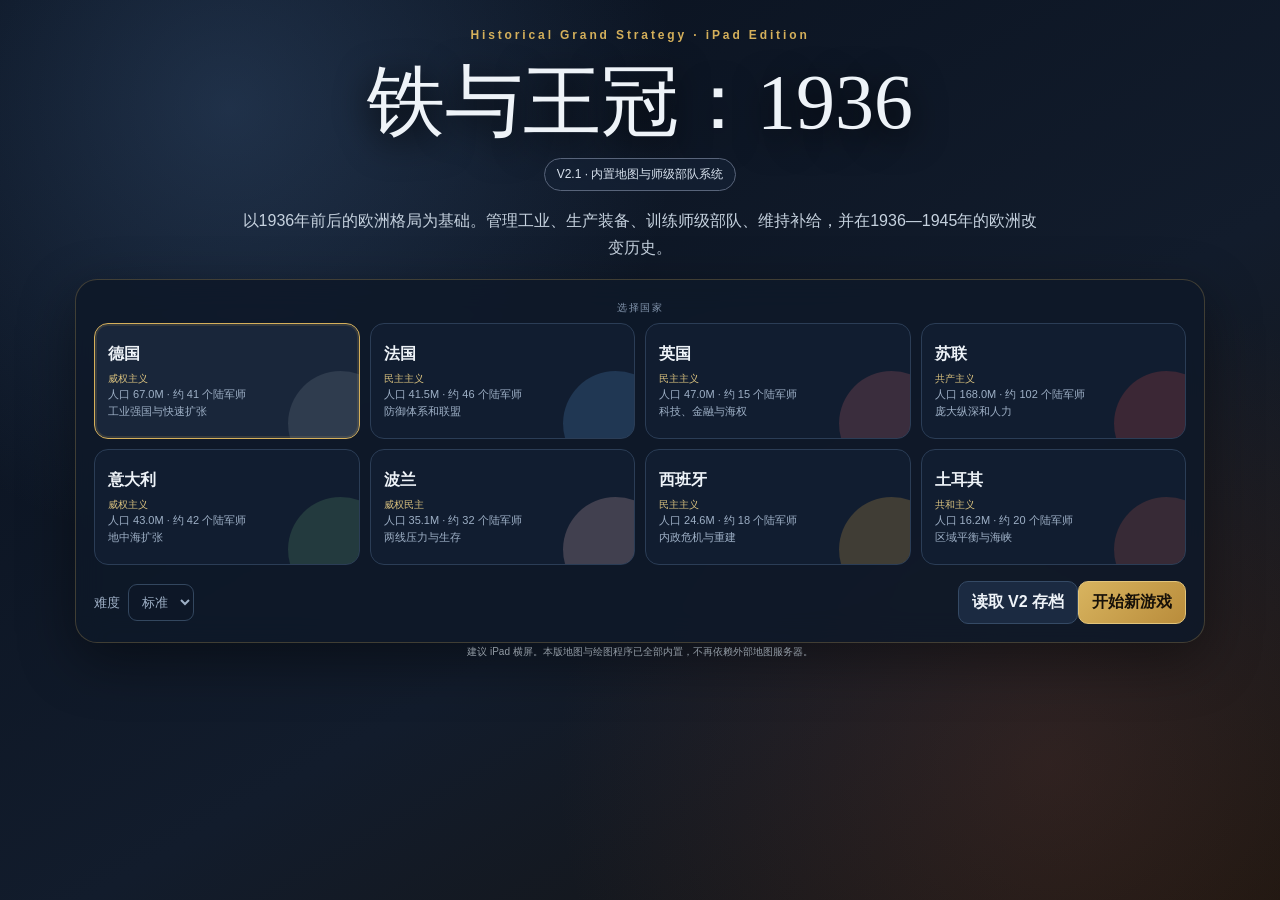
<file: public/iron-crown-1936-v2/index.html>
<!doctype html>
<html lang="zh-CN">
<head>
<meta charset="utf-8">
<meta name="viewport" content="width=device-width,initial-scale=1,maximum-scale=1,user-scalable=no,viewport-fit=cover">
<meta name="apple-mobile-web-app-capable" content="yes">
<meta name="apple-mobile-web-app-status-bar-style" content="black-translucent">
<meta name="theme-color" content="#09111d">
<title>铁与王冠：1936 · 真实地理版</title>
<link rel="stylesheet" href="style-0.css">
<link rel="stylesheet" href="style-1.css">
<link rel="stylesheet" href="style-2.css">
</head>
<body>
<div id="loading" class="screen loading"><div class="loader"><div class="loadbar"><i></i></div><h1>铁与王冠：1936</h1><p>正在载入内置地图与国家数据……</p></div></div>
<section id="start" class="screen start hidden">
  <div class="hero">
    <div class="kicker">Historical Grand Strategy · iPad Edition</div>
    <h1>铁与王冠：1936</h1>
    <div class="v2badge">V2.1 · 内置地图与师级部队系统</div>
    <p>以1936年前后的欧洲格局为基础。管理工业、生产装备、训练师级部队、维持补给，并在1936—1945年的欧洲改变历史。</p>
    <div class="startbox">
      <div class="section-title">选择国家</div>
      <div id="countryGrid" class="country-grid"></div>
      <div class="start-actions">
        <label class="field">难度<select id="difficulty"><option value="easy">新手</option><option value="normal" selected>标准</option><option value="hard">老兵</option></select></label>
        <div class="buttons"><button id="loadBtn" class="btn">读取 V2 存档</button><button id="startBtn" class="btn primary">开始新游戏</button></div>
      </div>
    </div>
    <p class="source-note">建议 iPad 横屏。本版地图与绘图程序已全部内置，不再依赖外部地图服务器。</p>
  </div>
</section>
<section id="game" class="screen game hidden">
  <header class="topbar">
    <div class="brand"><div class="crest">♜</div><div><b>铁与王冠</b><small id="topNation">国家</small></div></div>
    <div class="stats">
      <div class="stat"><small>可用人力</small><b id="sManpower">0K</b></div><div class="stat"><small>民用工厂</small><b id="sCiv">0</b></div><div class="stat"><small>军用工厂</small><b id="sMil">0</b></div><div class="stat"><small>陆军师</small><b id="sDiv">0</b></div><div class="stat"><small>政治点数</small><b id="sPP">0</b></div><div class="stat"><small>燃料</small><b id="sFuel">0K</b></div>
    </div>
    <div class="turn"><div id="date" class="date">1936年1月<small>第 1 回合</small></div><button id="endTurn" class="endturn">推进一个月</button></div>
  </header>
  <main class="workspace">
    <aside class="side left">
      <div class="section-title">国家概览</div><div class="nation"><i id="nationDot" class="nation-dot"></i><div><b id="nationName">国家</b><span id="nationIdeology">政府</span></div></div>
      <div class="meters"><div><div class="meter-head"><span>稳定度</span><b id="stabText">0%</b></div><div class="meter-bar"><i id="stabBar"></i></div></div><div><div class="meter-head"><span>战争支持</span><b id="warText">0%</b></div><div class="meter-bar red"><i id="warBar"></i></div></div></div>
      <div id="overview" class="overview-grid"></div><div class="section-title spaced">法律与科研</div><div id="lawbox" class="lawbox"></div>
      <div class="quick"><button id="saveBtn" class="btn">保存游戏</button><button id="helpBtn" class="btn">玩法说明</button><button id="menuBtn" class="btn danger">返回主菜单</button></div>
    </aside>
    <section class="map-wrap">
      <svg id="map" viewBox="0 0 1200 800" aria-label="1930年代欧洲历史战略地图"><defs></defs><rect class="ocean" width="1200" height="800"></rect><path id="graticule" class="graticule"></path><g id="mapWorld"><g id="countryBase"></g><g id="states"></g><g id="historicBorders"></g><g id="labels"></g><g id="units"></g></g></svg>
      <div class="map-legend">1936欧洲格局 · 不规则战略州</div><div class="zoom-hint">双指缩放 · 单指拖动</div>
    </section>
    <aside id="right" class="side right"><div class="section-title">州与部队</div><div id="inspector"><div class="state-head"><h2>请选择州</h2><p>点击地图上的不规则区域查看详细数据。</p></div></div></aside>
  </main>
  <nav class="bottomnav"><button class="nav active" data-tab="map">战略地图</button><button class="nav" data-tab="production">军工生产</button><button class="nav" data-tab="construction">国家建设</button><button class="nav" data-tab="research">科技研究</button><button class="nav" data-tab="diplomacy">外交战争</button><button class="nav" data-tab="politics">政治法律</button><button class="nav" data-tab="log">历史日志</button></nav>
</section>
<div id="drawer" class="drawer hidden"></div><div id="modalBg" class="modal-bg hidden"><div id="modal" class="modal"></div></div><div id="toast" class="toast hidden"></div>
<script>
(async()=>{
 const files=['src/0.txt','src/1.txt','src/compat-0.txt','src/compat-1.txt'];
 const fail=msg=>{const box=document.querySelector('#loading .loader');if(box)box.innerHTML=`<h1>载入失败</h1><p>${msg}<br>请刷新页面重试。</p>`};
 window.addEventListener('error',e=>fail(e.message||'脚本运行错误'),{once:true});
 try{
  const parts=await Promise.all(files.map(async f=>{const r=await fetch(f,{cache:'no-store'});if(!r.ok)throw new Error(`${f} ${r.status}`);return r.text()}));
  const joined=parts.join('\n').replace('(G.month===12||G.month<=2)?.88:1','(G.month===12||G.month<=2)?0.88:1');
  const s=document.createElement('script');s.textContent=joined;document.body.appendChild(s);
 }catch(e){fail(e.message)}
})();
</script>
</body>
</html>
</file>
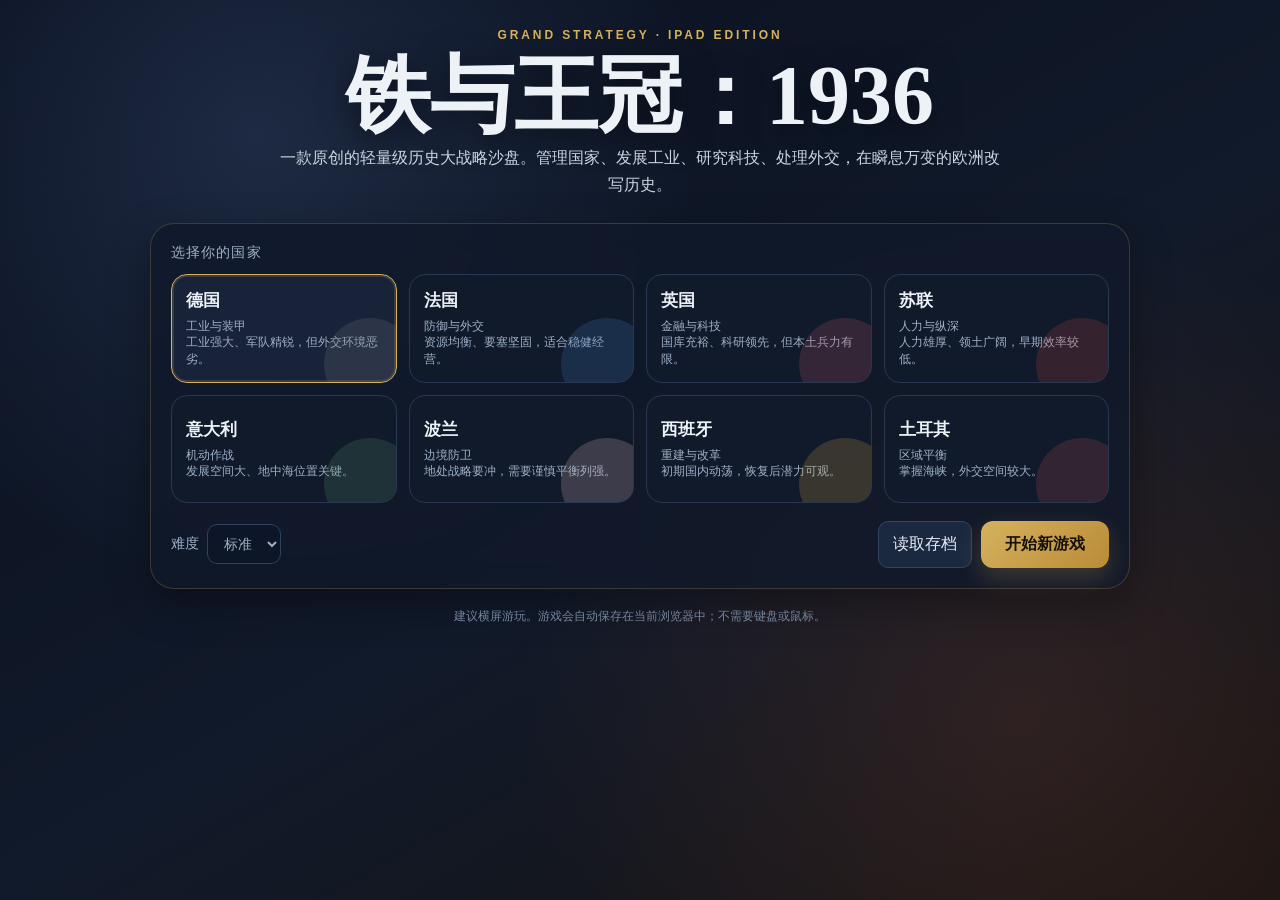
<file: public/iron-crown-1936/index.html>
<!doctype html>
<html lang="zh-CN">
<head>
<meta charset="utf-8">
<meta name="viewport" content="width=device-width,initial-scale=1,maximum-scale=1,user-scalable=no,viewport-fit=cover">
<meta name="apple-mobile-web-app-capable" content="yes">
<meta name="apple-mobile-web-app-status-bar-style" content="black-translucent">
<meta name="theme-color" content="#0b1220">
<title>铁与王冠：1936</title>
<style>
html,body{margin:0;width:100%;height:100%;background:#0b1220;color:#fff;font-family:-apple-system,BlinkMacSystemFont,"PingFang SC",sans-serif}#loading{position:fixed;inset:0;display:grid;place-items:center;text-align:center;padding:24px}b{font-family:Georgia,"Songti SC",serif;font-size:34px}small{display:block;margin-top:12px;color:#9fb0c7;line-height:1.7;font-size:14px}
</style>
</head>
<body>
<div id="loading"><div><b>铁与王冠：1936</b><small>正在载入 iPad 全屏版……<br>建议横屏游玩</small></div></div>
<script>
(async()=>{
  const files=['plain/0.txt','plain/1.txt','plain/2.txt','plain/3.txt','plain/04.txt','plain/05.txt','plain/06.txt','plain/07.txt','plain/08.txt','plain/09.txt','plain/10.txt','plain/11.txt','plain/12.txt','plain/13.txt','plain/14.txt','plain/15.txt'];
  try{
    const parts=await Promise.all(files.map(async f=>{const r=await fetch(f,{cache:'no-store'});if(!r.ok)throw new Error(`${f} (${r.status})`);return r.text()}));
    document.open();document.write(parts.join(''));document.close();
  }catch(e){document.getElementById('loading').innerHTML=`<div><b>载入失败</b><small>请确认网络连接并刷新页面。<br>${e.message}</small></div>`}
})();
</script>
</body>
</html>
</file>
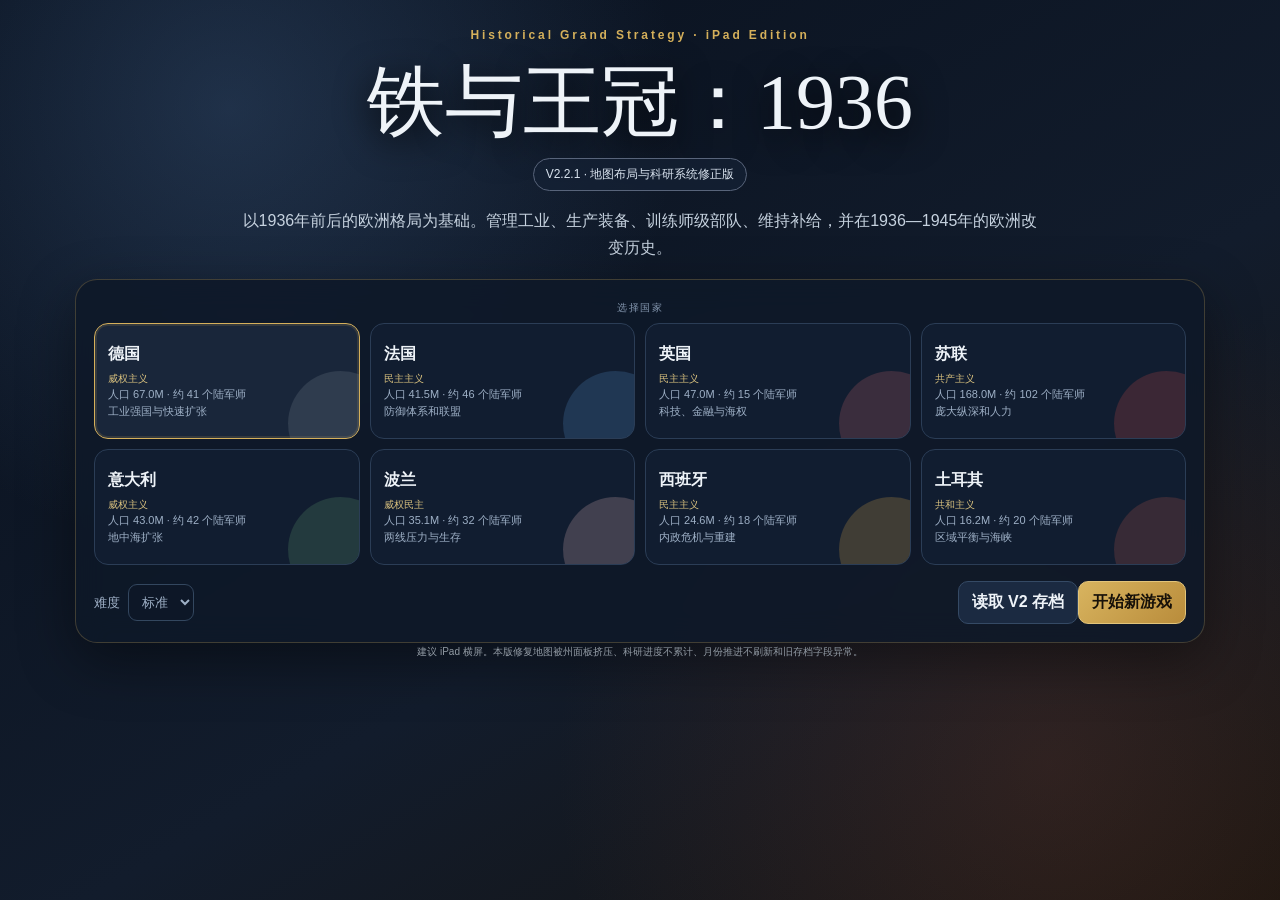
<file: public/iron-crown-1936-v2/v22.html>
<!doctype html>
<html lang="zh-CN">
<head>
<meta charset="utf-8">
<meta name="viewport" content="width=device-width,initial-scale=1,maximum-scale=1,user-scalable=no,viewport-fit=cover">
<meta name="apple-mobile-web-app-capable" content="yes">
<meta name="apple-mobile-web-app-status-bar-style" content="black-translucent">
<meta name="theme-color" content="#09111d">
<title>铁与王冠：1936 · V2.2.1</title>
<link rel="stylesheet" href="style-0.css?v=221">
<link rel="stylesheet" href="style-1.css?v=221">
<link rel="stylesheet" href="style-2.css?v=221">
</head>
<body>
<div id="loading" class="screen loading"><div class="loader"><div class="loadbar"><i></i></div><h1>铁与王冠：1936</h1><p>正在载入 V2.2.1 地图与国家数据……</p></div></div>
<section id="start" class="screen start hidden">
  <div class="hero">
    <div class="kicker">Historical Grand Strategy · iPad Edition</div>
    <h1>铁与王冠：1936</h1>
    <div class="v2badge">V2.2.1 · 地图布局与科研系统修正版</div>
    <p>以1936年前后的欧洲格局为基础。管理工业、生产装备、训练师级部队、维持补给，并在1936—1945年的欧洲改变历史。</p>
    <div class="startbox">
      <div class="section-title">选择国家</div>
      <div id="countryGrid" class="country-grid"></div>
      <div class="start-actions">
        <label class="field">难度<select id="difficulty"><option value="easy">新手</option><option value="normal" selected>标准</option><option value="hard">老兵</option></select></label>
        <div class="buttons"><button id="loadBtn" class="btn">读取 V2 存档</button><button id="startBtn" class="btn primary">开始新游戏</button></div>
      </div>
    </div>
    <p class="source-note">建议 iPad 横屏。本版修复地图被州面板挤压、科研进度不累计、月份推进不刷新和旧存档字段异常。</p>
  </div>
</section>
<section id="game" class="screen game hidden">
  <header class="topbar">
    <div class="brand"><div class="crest">♜</div><div><b>铁与王冠</b><small id="topNation">国家</small></div></div>
    <div class="stats">
      <div class="stat"><small>可用人力</small><b id="sManpower">0K</b></div><div class="stat"><small>民用工厂</small><b id="sCiv">0</b></div><div class="stat"><small>军用工厂</small><b id="sMil">0</b></div><div class="stat"><small>陆军师</small><b id="sDiv">0</b></div><div class="stat"><small>政治点数</small><b id="sPP">0</b></div><div class="stat"><small>燃料</small><b id="sFuel">0K</b></div>
    </div>
    <div class="turn"><div id="date" class="date">1936年1月<small>第 1 回合</small></div><button id="endTurn" class="endturn">推进一个月</button></div>
  </header>
  <main class="workspace">
    <aside class="side left">
      <div class="section-title">国家概览</div><div class="nation"><i id="nationDot" class="nation-dot"></i><div><b id="nationName">国家</b><span id="nationIdeology">政府</span></div></div>
      <div class="meters"><div><div class="meter-head"><span>稳定度</span><b id="stabText">0%</b></div><div class="meter-bar"><i id="stabBar"></i></div></div><div><div class="meter-head"><span>战争支持</span><b id="warText">0%</b></div><div class="meter-bar red"><i id="warBar"></i></div></div></div>
      <div id="overview" class="overview-grid"></div><div class="section-title spaced">法律与科研</div><div id="lawbox" class="lawbox"></div>
      <div class="quick"><button id="saveBtn" class="btn">保存游戏</button><button id="helpBtn" class="btn">玩法说明</button><button id="menuBtn" class="btn danger">返回主菜单</button></div>
    </aside>
    <section class="map-wrap">
      <svg id="map" viewBox="0 0 1200 800" aria-label="1930年代欧洲历史战略地图"><defs></defs><rect class="ocean" width="1200" height="800"></rect><path id="graticule" class="graticule"></path><g id="mapWorld"><g id="countryBase"></g><g id="states"></g><g id="historicBorders"></g><g id="labels"></g><g id="units"></g></g></svg>
      <div class="map-legend">1936欧洲格局 · 不规则战略州</div><div class="zoom-hint">双指缩放 · 单指拖动</div>
    </section>
    <aside id="right" class="side right"><div class="section-title">州与部队</div><div id="inspector"><div class="state-head"><h2>请选择州</h2><p>点击地图上的不规则区域查看详细数据。</p></div></div></aside>
  </main>
  <nav class="bottomnav"><button class="nav active" data-tab="map">战略地图</button><button class="nav" data-tab="production">军工生产</button><button class="nav" data-tab="construction">国家建设</button><button class="nav" data-tab="research">科技研究</button><button class="nav" data-tab="diplomacy">外交战争</button><button class="nav" data-tab="politics">政治法律</button><button class="nav" data-tab="log">历史日志</button></nav>
</section>
<div id="drawer" class="drawer hidden"></div><div id="modalBg" class="modal-bg hidden"><div id="modal" class="modal"></div></div><div id="toast" class="toast hidden"></div>
<script>
(async()=>{
 const files=['src/0.txt','src/1.txt','src/engine-fix.txt','src/compat-0.txt','src/compat-1.txt','src/ui-fix.txt'];
 const fail=msg=>{const box=document.querySelector('#loading .loader');if(box)box.innerHTML=`<h1>载入失败</h1><p>${msg}<br>请刷新页面重试。</p>`};
 window.addEventListener('error',e=>fail(e.message||'脚本运行错误'),{once:true});
 try{
  const parts=await Promise.all(files.map(async f=>{const r=await fetch(`${f}?v=221`,{cache:'no-store'});if(!r.ok)throw new Error(`${f} ${r.status}`);return r.text()}));
  const s=document.createElement('script');s.textContent=parts.join('\n');document.body.appendChild(s);
 }catch(e){fail(e.message)}
})();
</script>
</body>
</html>
</file>
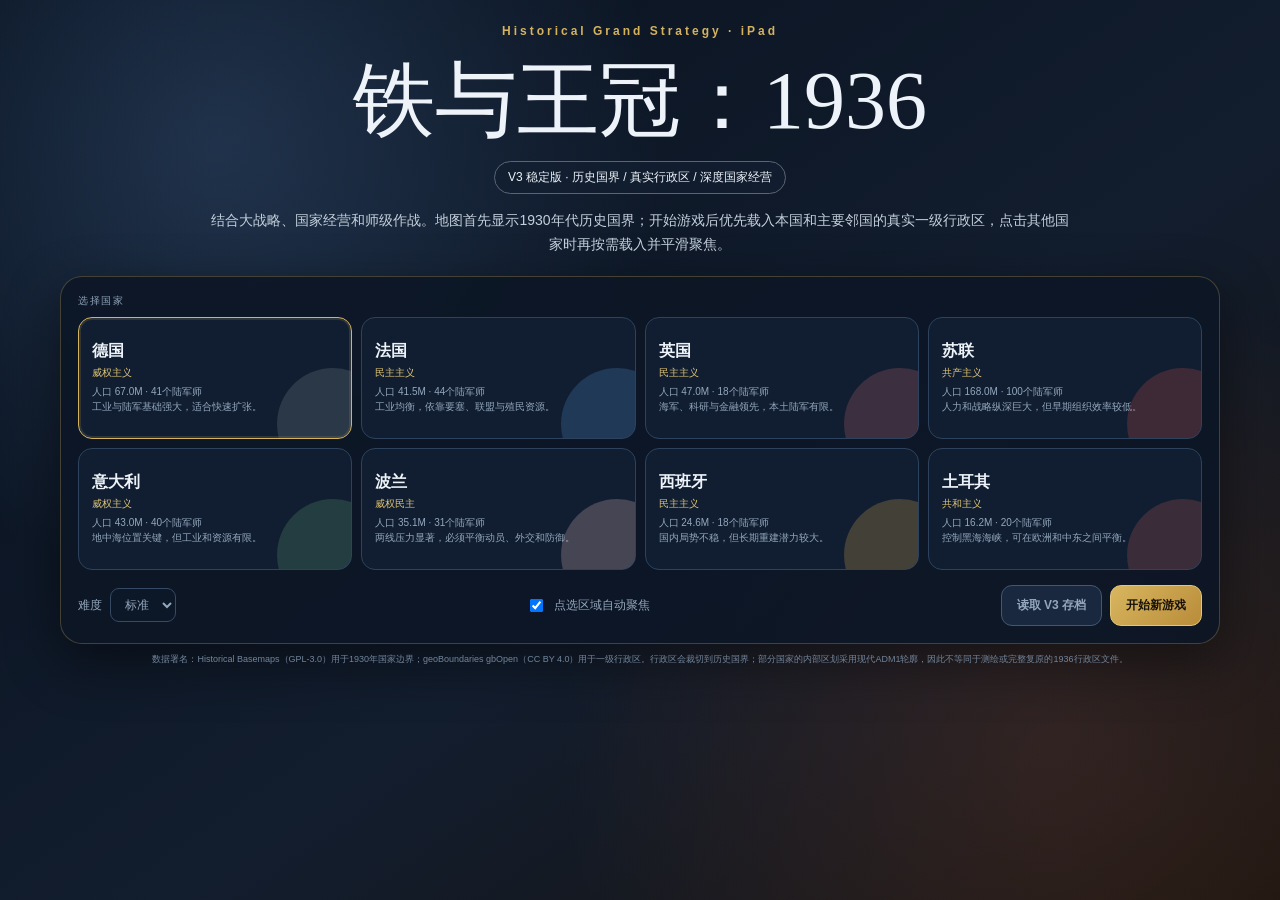
<file: public/iron-crown-1936-v3/game.html>
<!doctype html>
<html lang="zh-CN">
<head>
<meta charset="utf-8">
<meta name="viewport" content="width=device-width,initial-scale=1,maximum-scale=1,user-scalable=no,viewport-fit=cover">
<meta name="apple-mobile-web-app-capable" content="yes">
<meta name="apple-mobile-web-app-status-bar-style" content="black-translucent">
<meta name="theme-color" content="#08111d">
<title>铁与王冠：1936 · V3</title>
<style>
html,body{margin:0;width:100%;height:100%;background:#07101b;color:#edf3f8;font-family:-apple-system,BlinkMacSystemFont,"PingFang SC","Microsoft YaHei",sans-serif}.loading{height:100%;display:grid;place-items:center;text-align:center;padding:24px;box-sizing:border-box}.loading h1{font:42px Georgia,"Songti SC",serif;margin:0 0 12px}.loading p{margin:6px;color:#94a7bc}.bar{width:min(420px,80vw);height:8px;margin:18px auto 0;border:1px solid #405874;border-radius:99px;overflow:hidden}.bar i{display:block;width:45%;height:100%;background:linear-gradient(90deg,#99763b,#e0c36e);animation:move 1.1s infinite alternate}@keyframes move{to{transform:translateX(125%)}}
</style>
</head>
<body>
<div class="loading"><div><h1>铁与王冠：1936</h1><p>正在载入 V3 稳定版……</p><p>历史国界与行政区数据均从同一仓库读取</p><div class="bar"><i></i></div></div></div>
<script>
(async()=>{
 try{
  const response=await fetch('v3-beta3-fixed.html?stable=1',{cache:'no-store'});
  if(!response.ok)throw new Error('主页面返回 '+response.status);
  let html=await response.text();
  html=html.replace('<script src="map-fixed.js?v=3b3f"><\/script>','<script src="map-data-patch.js?v=stable1"><\/script><script src="map.js?v=stable1"><\/script>');
  html=html.replace(/V3 Beta 3 Fixed/g,'V3 稳定版');
  document.open();document.write(html);document.close();
 }catch(error){
  document.body.innerHTML='<div class="loading"><div><h1>载入失败</h1><p>'+String(error.message||error)+'</p><p>请在 Safari 中刷新一次。</p></div></div>';
 }
})();
</script>
</body>
</html>
</file>
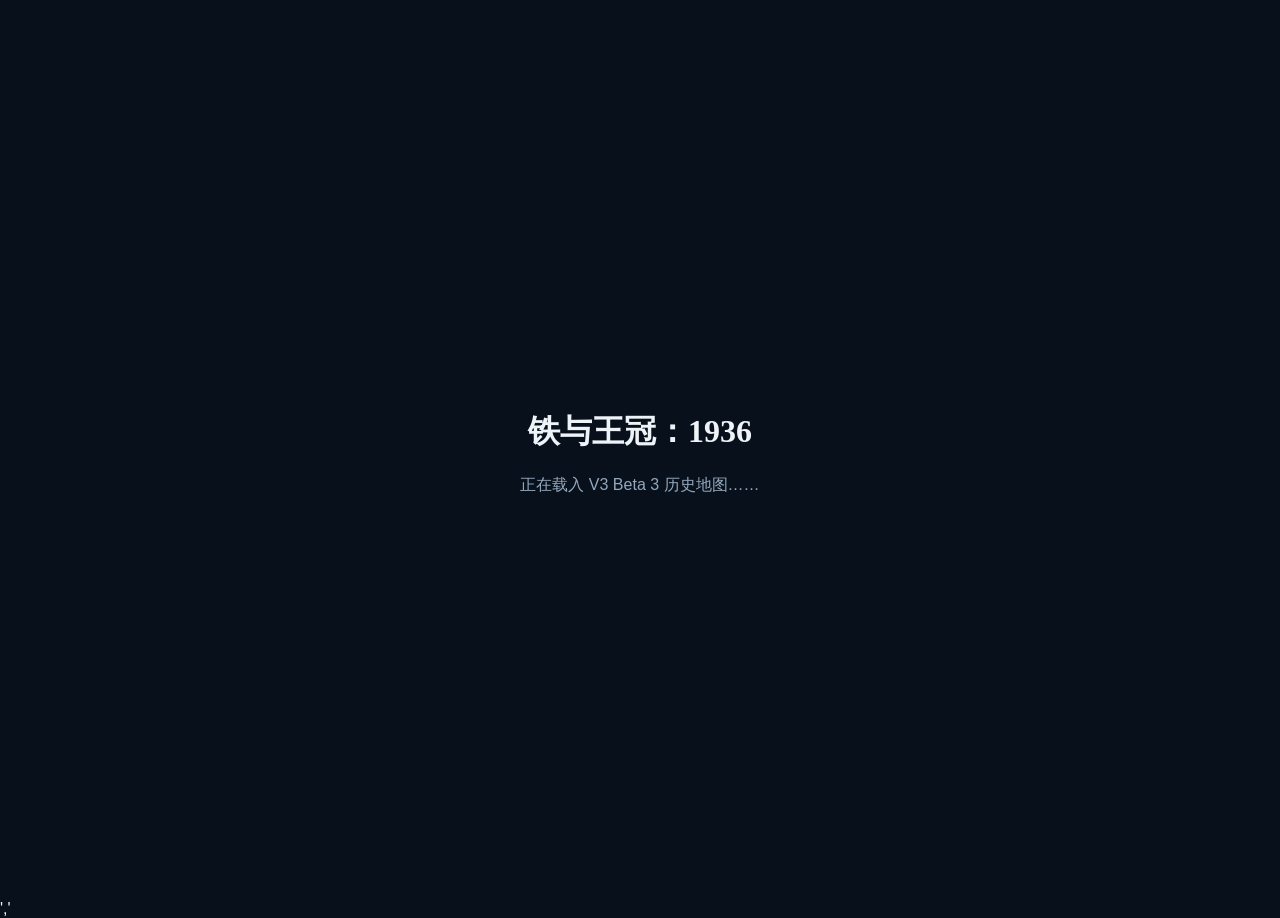
<file: public/iron-crown-1936-v3/play-v3b3.html>
<!doctype html><html lang="zh-CN"><head><meta charset="utf-8"><meta name="viewport" content="width=device-width,initial-scale=1,maximum-scale=1,user-scalable=no,viewport-fit=cover"><title>铁与王冠：1936 · V3 Beta 3</title><style>html,body{margin:0;height:100%;background:#07101b;color:#eef3f8;font-family:-apple-system,BlinkMacSystemFont,"PingFang SC",sans-serif}.loading{height:100%;display:grid;place-items:center;text-align:center}.loading h1{font-family:Georgia,"Songti SC",serif}.loading p{color:#94a7bc}</style></head><body><div class="loading"><div><h1>铁与王冠：1936</h1><p>正在载入 V3 Beta 3 历史地图……</p></div></div><script>(async()=>{try{const r=await fetch('index.html?v=3b3',{cache:'no-store'});if(!r.ok)throw new Error('index '+r.status);let html=await r.text();html=html.replace('<script src="map.js?v=3b3"></script>','<script src="aliases.js?v=3b3"><\/script><script src="map-loader.js?v=3b3"><\/script>');document.open();document.write(html);document.close()}catch(e){document.body.innerHTML='<div class="loading"><div><h1>载入失败</h1><p>'+e.message+'，请刷新页面重试。</p></div></div>'}})();</script></body></html>
</file>
<file: public/iron-crown-1936-v2/style-0.css>
:root{--bg:#08111d;--panel:#101b2c;--panel2:#15243a;--line:#2b3d56;--text:#eef3f8;--muted:#9eb0c6;--gold:#d5b05b;--red:#d2646a;--green:#68b48a;--shadow:0 18px 55px rgba(0,0,0,.42)}
*{box-sizing:border-box;-webkit-tap-highlight-color:transparent}html,body{margin:0;width:100%;height:100%;overflow:hidden;background:var(--bg);color:var(--text);font-family:-apple-system,BlinkMacSystemFont,"Segoe UI","PingFang SC","Microsoft YaHei",sans-serif}button,select,input{font:inherit;color:inherit}button{border:0;touch-action:manipulation}.hidden{display:none!important}.screen{position:fixed;inset:0}
#loading{z-index:999;background:#09131f;display:grid;place-items:center;text-align:center}.loader{width:min(480px,86vw)}.loader h1{font:38px Georgia,"Songti SC",serif;margin:0 0 12px}.loader p{color:var(--muted);line-height:1.7}.loadbar{height:7px;border:1px solid #34475f;border-radius:10px;overflow:hidden}.loadbar i{display:block;width:35%;height:100%;background:var(--gold);animation:load 1.6s ease-in-out infinite}@keyframes load{0%{transform:translateX(-100%)}100%{transform:translateX(330%)}}
#start{overflow:auto;background:radial-gradient(circle at 18% 12%,rgba(76,112,158,.32),transparent 34%),radial-gradient(circle at 82% 85%,rgba(132,70,54,.24),transparent 38%),linear-gradient(150deg,#08101d,#121c2c 58%,#17130e);padding:calc(28px + env(safe-area-inset-top)) 22px calc(28px + env(safe-area-inset-bottom))}.hero{max-width:1130px;margin:auto;text-align:center}.kicker{font-size:12px;letter-spacing:.24em;color:var(--gold);font-weight:800}.hero h1{font:clamp(42px,7vw,78px) Georgia,"Songti SC",serif;margin:8px 0 3px;text-shadow:0 8px 35px #000}.hero>p{max-width:800px;margin:0 auto 18px;color:#c6d2df;line-height:1.7}.v2badge{display:inline-flex;gap:8px;align-items:center;border:1px solid #58647a;background:rgba(21,33,53,.7);border-radius:99px;padding:7px 12px;margin-bottom:16px;color:#d9e3ef;font-size:12px}.startbox{background:rgba(14,24,40,.88);border:1px solid rgba(213,176,91,.25);border-radius:22px;padding:18px;box-shadow:var(--shadow);backdrop-filter:blur(15px)}.country-grid{display:grid;grid-template-columns:repeat(4,1fr);gap:10px}.country-card{position:relative;min-height:116px;text-align:left;padding:13px;border:1px solid #2b3d56;background:#111d30;border-radius:14px;overflow:hidden}.country-card:after{content:"";position:absolute;width:105px;height:105px;border-radius:50%;right:-34px;bottom:-38px;background:var(--c);opacity:.25}.country-card.active{border-color:var(--gold);box-shadow:0 0 0 2px rgba(213,176,91,.15) inset;background:#19263a}.country-card b{font-size:16px}.country-card span{display:block;color:var(--muted);font-size:11px;line-height:1.5;margin-top:5px;position:relative;z-index:1}.country-card em{font-style:normal;color:#d9c17e;font-size:10px}.start-actions{display:flex;justify-content:space-between;gap:12px;align-items:center;margin-top:16px;flex-wrap:wrap}.field{display:flex;align-items:center;gap:8px;color:var(--muted);font-size:13px}select,input[type=number]{background:#0d1727;border:1px solid #33475f;border-radius:9px;padding:9px}.btn{background:#1b2a41;border:1px solid #354a65;border-radius:10px;padding:10px 13px;font-weight:700}.btn.primary{background:linear-gradient(135deg,#d8b45f,#b98c3b);color:#171109;border-color:#e2c47a}.btn.danger{background:#5e2e34;border-color:#8c4850}.btn.good{background:#234f3d;border-color:#3f7d60}.btn:disabled{opacity:.36}.source-note{color:#778aa2;font-size:10px;line-height:1.5;margin:15px 0 0}
#game{display:grid;grid-template-rows:auto 1fr auto;height:100dvh}.topbar{display:grid;grid-template-columns:auto 1fr auto;gap:9px;align-items:center;background:rgba(8,16,28,.97);border-bottom:1px solid #26374e;padding:calc(7px + env(safe-area-inset-top)) 10px 7px;z-index:30}.brand{display:flex;align-items:center;gap:8px;min-width:145px}.crest{width:34px;height:34px;border:1px solid #425673;border-radius:9px;display:grid;place-items:center;color:var(--gold);background:#152238;font-weight:900}.brand b{display:block;font-size:13px}.brand small{display:block;color:var(--muted);font-size:10px}.stats{display:flex;gap:6px;overflow:auto;scrollbar-width:none}.stat{min-width:84px;background:#111d2f;border:1px solid #273950;border-radius:9px;padding:6px 8px;white-space:nowrap}.stat small{display:block;color:#8ea1b9;font-size:9px}.stat b{font-size:12px}.turn{display:flex;align-items:center;gap:7px}.date{text-align:right;font-size:12px;font-weight:800;white-space:nowrap}.date small{display:block;color:var(--muted);font-weight:500;font-size:9px}.endturn{padding:10px 12px;border-radius:10px;background:#315d47;border:1px solid #4c8366;font-weight:800;white-space:nowrap}
.workspace{display:grid;grid-template-columns:224px 1fr 300px;min-height:0}.side{background:rgba(14,24,40,.98);overflow:auto;padding:11px}.left{border-right:1px solid #26374e}.right{border-left:1px solid #26374e}.section-title{font-size:10px;text-transform:uppercase;letter-spacing:.15em;color:#8497af;margin:3px 0 8px}.nation{display:flex;gap:9px;align-items:center;border:1px solid #2c405b;border-radius:12px;padding:10px;background:#142239}.nation-dot{width:31px;height:31px;border-radius:50%;background:var(--c);box-shadow:0 0 0 4px rgba(255,255,255,.06)}.nation b{display:block;font-size:13px}.nation span{font-size:10px;color:var(--muted)}.meters{display:grid;gap:8px;margin:10px 0}.meter-head{display:flex;justify-content:space-between;font-size:10px;color:#bdcad8}.meter-bar{height:6px;background:#08111e;border:1px solid #24354d;border-radius:8px;overflow:hidden}.meter-bar i{display:block;height:100%;background:#668fc7}.meter-bar.red i{background:#c76369}.overview-grid{display:grid;grid-template-columns:1fr 1fr;gap:6px}.mini{background:#111d30;border:1px solid #263950;border-radius:9px;padding:7px}.mini small{display:block;color:#879ab2;font-size:9px}.mini b{font-size:12px}.lawbox{margin-top:9px;background:#121f33;border:1px solid #2b405a;border-radius:10px;padding:9px;font-size:10px;line-height:1.55;color:#b7c5d5}.quick{display:grid;gap:6px;margin-top:10px}.quick .btn{font-size:11px;padding:8px}
</file>
<file: public/iron-crown-1936-v2/style-1.css>
.map-wrap{position:relative;min-width:0;min-height:0;overflow:hidden;background:radial-gradient(circle at 50% 44%,#26455d 0,#10263a 53%,#07141f 100%)}#map{width:100%;height:100%;display:block;touch-action:none}.ocean{fill:#0d2a40}.graticule{fill:none;stroke:#8eb2c8;stroke-opacity:.06;stroke-width:.7}.country-base{fill:#25394d;stroke:#8fa3b7;stroke-opacity:.35;stroke-width:.7}.state{stroke:#0a1420;stroke-width:1.15;vector-effect:non-scaling-stroke;cursor:pointer;transition:filter .12s,opacity .12s}.state:hover{filter:brightness(1.14)}.state.selected{stroke:#f1d27f;stroke-width:3}.state.target-friendly{stroke:#75d09d;stroke-width:3;stroke-dasharray:5 3}.state.target-hostile{stroke:#ee747b;stroke-width:3;stroke-dasharray:5 3}.historic-border{fill:none;stroke:#d4dce4;stroke-opacity:.72;stroke-width:2.2;vector-effect:non-scaling-stroke;pointer-events:none}.state-label{font-size:9px;fill:#f1f5f9;text-anchor:middle;font-weight:700;paint-order:stroke;stroke:#07101b;stroke-width:2.8px;stroke-linejoin:round;pointer-events:none}.unit-counter{pointer-events:none}.unit-counter rect{fill:#111d2c;stroke:#e6d18b;stroke-width:1}.unit-counter text{fill:#fff;font-size:8px;text-anchor:middle;font-weight:900}.capital{fill:#f4d171;stroke:#111;stroke-width:.8;pointer-events:none}.map-legend{position:absolute;left:9px;bottom:9px;background:rgba(7,14,24,.84);border:1px solid #31465f;border-radius:9px;padding:7px 9px;color:#9fb0c5;font-size:9px;backdrop-filter:blur(8px)}.zoom-hint{position:absolute;right:9px;bottom:9px;background:rgba(7,14,24,.82);border:1px solid #31465f;border-radius:9px;padding:7px 9px;color:#9fb0c5;font-size:9px}
.state-head{background:#142239;border:1px solid #2d425e;border-radius:13px;padding:11px}.state-head h2{margin:0;font:20px Georgia,"Songti SC",serif}.state-head p{font-size:10px;color:var(--muted);margin:4px 0 0}.state-stats{display:grid;grid-template-columns:repeat(3,1fr);gap:6px;margin-top:9px}.state-stats div{background:#0d1828;border:1px solid #24374e;border-radius:8px;padding:6px}.state-stats small{display:block;color:#8397ae;font-size:8px}.state-stats b{font-size:11px}.supply.good{color:#85d5a8}.supply.warn{color:#e0bb6c}.supply.bad{color:#ed7c83}.build-progress{height:6px;border-radius:6px;background:#08111d;overflow:hidden;margin-top:5px}.build-progress i{display:block;height:100%;background:var(--gold)}.division-list{display:grid;gap:5px;margin-top:7px}.division{border:1px solid #2a3d56;background:#111e31;border-radius:9px;padding:7px}.division-top{display:flex;justify-content:space-between;font-size:10px}.division-bars{display:grid;grid-template-columns:1fr 1fr;gap:5px;margin-top:5px}.tinybar{height:4px;background:#07111c;border-radius:5px;overflow:hidden}.tinybar i{height:100%;display:block;background:#66b989}.tinybar.org i{background:#6c96d0}.actions{display:grid;grid-template-columns:1fr 1fr;gap:6px;margin-top:9px}.action{border:1px solid #334a65;background:#1a2940;border-radius:9px;padding:8px 5px;font-size:10px}.action strong{display:block}.action small{display:block;color:#94a7bd;font-size:8px;margin-top:2px}.order-box{margin-top:8px;padding:8px;border:1px solid #665130;background:#342a1a;border-radius:9px;color:#e9d3a2;font-size:9px;line-height:1.5}.order-count{display:flex;align-items:center;gap:6px;margin-top:7px}.order-count input{width:65px;padding:6px}.neighbors{display:flex;gap:4px;flex-wrap:wrap;margin-top:7px}.neighbor{font-size:8px;padding:5px 6px;background:#17263b;border:1px solid #30465f;border-radius:7px}
.bottomnav{display:grid;grid-template-columns:repeat(7,1fr);gap:5px;padding:7px 7px calc(7px + env(safe-area-inset-bottom));background:#08111d;border-top:1px solid #26374e;z-index:40}.nav{background:#111e30;border:1px solid #263950;border-radius:9px;padding:8px 3px;color:#a3b2c5;font-size:9px}.nav.active{color:#f0d181;border-color:#b28d41;background:#1d2734}
.drawer{position:fixed;left:9%;right:9%;bottom:calc(60px + env(safe-area-inset-bottom));max-height:76vh;overflow:auto;background:#101c2e;border:1px solid #38506c;border-radius:17px;box-shadow:var(--shadow);padding:14px;z-index:70}.drawer-head{display:flex;justify-content:space-between;align-items:center;margin-bottom:10px}.drawer-head h3{margin:0;font-size:17px}.close{width:32px;height:32px;background:#203049;border:1px solid #405672;border-radius:9px}.cards{display:grid;grid-template-columns:repeat(3,1fr);gap:8px}.card{background:#142239;border:1px solid #2b405b;border-radius:11px;padding:10px}.card h4{margin:0 0 5px;font-size:12px}.card p{color:var(--muted);font-size:9px;line-height:1.5;margin:0 0 7px}.row{display:flex;justify-content:space-between;gap:8px;font-size:9px;padding:3px 0}.production-row{display:grid;grid-template-columns:1.2fr 1fr auto;gap:8px;align-items:center;border-bottom:1px solid #263950;padding:9px 0}.prod-name b{font-size:11px}.prod-name small{display:block;color:var(--muted);font-size:8px}.allocator{display:flex;align-items:center;gap:5px}.allocator button{width:28px;height:28px;background:#203149;border:1px solid #3a506a;border-radius:8px}.allocator b{min-width:25px;text-align:center}.stock{font-size:10px;text-align:right}.queue-row,.diplo-row,.log-row{border-bottom:1px solid #263950;padding:8px 0}.diplo-row{display:grid;grid-template-columns:32px 1fr auto;gap:8px;align-items:center}.diplo-dot{width:28px;height:28px;border-radius:50%}.diplo-name{font-size:11px;font-weight:800}.diplo-meta{font-size:8px;color:var(--muted)}.diplo-actions{display:flex;gap:4px;flex-wrap:wrap;justify-content:flex-end}.tiny{font-size:8px;padding:6px 7px;border-radius:7px}.log-row{font-size:10px;line-height:1.5}.log-row time{color:#d8ba6f;font-weight:800;margin-right:7px}.log-row.good{color:#89d1a8}.log-row.bad{color:#ed9298}.decision{display:grid;grid-template-columns:1fr auto;gap:9px;align-items:center;padding:9px;border:1px solid #2c415b;border-radius:10px;background:#142238;margin-bottom:7px}.decision b{font-size:11px}.decision span{display:block;font-size:8px;color:var(--muted);margin-top:3px}
.modal-bg{position:fixed;inset:0;background:rgba(0,0,0,.7);display:grid;place-items:center;padding:18px;z-index:100;backdrop-filter:blur(5px)}.modal{width:min(580px,96vw);max-height:88vh;overflow:auto;background:#121f32;border:1px solid #4a607b;border-radius:18px;padding:18px;box-shadow:0 25px 80px rgba(0,0,0,.6)}.modal h2{font:26px Georgia,"Songti SC",serif;margin:0 0 7px}.modal p{color:#b9c6d5;font-size:12px;line-height:1.65}.choices{display:grid;gap:7px;margin-top:12px}.choice{background:#1a2a42;border:1px solid #38506c;border-radius:10px;text-align:left;padding:10px}.choice b{display:block;font-size:11px}.choice span{display:block;color:#9eb0c6;font-size:9px;margin-top:3px}.toast{position:fixed;top:76px;left:50%;transform:translateX(-50%);z-index:150;background:#1a2b42;border:1px solid #48627d;border-radius:10px;padding:9px 12px;box-shadow:var(--shadow);font-size:10px}.toast.good{background:#18372a;border-color:#478264}.toast.bad{background:#402329;border-color:#96505a}
@media(max-width:1100px){.workspace{grid-template-columns:0 1fr 284px}.left{display:none}.brand{min-width:40px}.brand div:last-child{display:none}.country-grid{grid-template-columns:repeat(2,1fr)}}
</file>
<file: public/iron-crown-1936-v2/style-2.css>
/* V2.2 responsive layout: keep the strategic map visible on every iPad width. */
@media(max-width:1100px) and (min-width:761px){
  .workspace{grid-template-columns:minmax(0,1fr) 300px;grid-template-rows:minmax(0,1fr)}
  .left{display:none}
  .map-wrap{grid-column:1;grid-row:1;min-width:0;min-height:0}
  .right{grid-column:2;grid-row:1;min-width:0}
  .brand{min-width:40px}
  .brand div:last-child{display:none}
  .country-grid{grid-template-columns:repeat(2,1fr)}
}
@media(max-width:760px){
  .topbar{grid-template-columns:auto 1fr}
  .stats{grid-column:1/3;grid-row:2}
  .turn{grid-column:2;grid-row:1;justify-content:flex-end}
  .workspace{grid-template-columns:minmax(0,1fr);grid-template-rows:minmax(0,1fr)}
  .left{display:none}
  .map-wrap{grid-column:1;grid-row:1;min-width:0;min-height:0}
  .right{position:fixed;left:7px;right:7px;bottom:calc(58px + env(safe-area-inset-bottom));max-height:48vh;border:1px solid #38506c;border-radius:15px;z-index:60;transform:translateY(calc(100% + 80px));transition:.2s;box-shadow:var(--shadow)}
  .right.open{transform:translateY(0)}
  .drawer{left:7px;right:7px;bottom:calc(58px + env(safe-area-inset-bottom));max-height:76vh}
  .cards{grid-template-columns:1fr}
  .bottomnav{gap:3px}
  .nav{font-size:8px;padding:7px 2px}
  .map-legend{display:none}
  .country-grid{grid-template-columns:1fr 1fr}
  .startbox{padding:12px}
}
.research-cards{align-items:stretch}
.research-card{display:flex;flex-direction:column;min-height:178px}
.research-card>p{flex:1}
.research-card.research-active{border-color:#b9964e;box-shadow:0 0 0 1px rgba(213,176,91,.22) inset}
.research-title{display:flex;align-items:center;justify-content:space-between;gap:8px}
.research-title h4{margin:0}
.research-title span{font-size:9px;color:#e4c978;background:#2b2a24;border:1px solid #655631;border-radius:999px;padding:3px 6px;white-space:nowrap}
.research-progress{height:9px;margin-top:7px;border:1px solid #30445c;background:#07111c}
.research-progress i{display:block;min-width:0;max-width:100%;background:linear-gradient(90deg,#b18a3e,#e2c46f);transition:width .25s ease}
.research-eta{margin-top:5px;color:#9eb0c6}
@media(max-width:480px){
  .country-grid{grid-template-columns:1fr}
  .country-card{min-height:92px}
  .start-actions>.btn{width:100%}
  .field{width:100%;justify-content:space-between}
}
</file>
